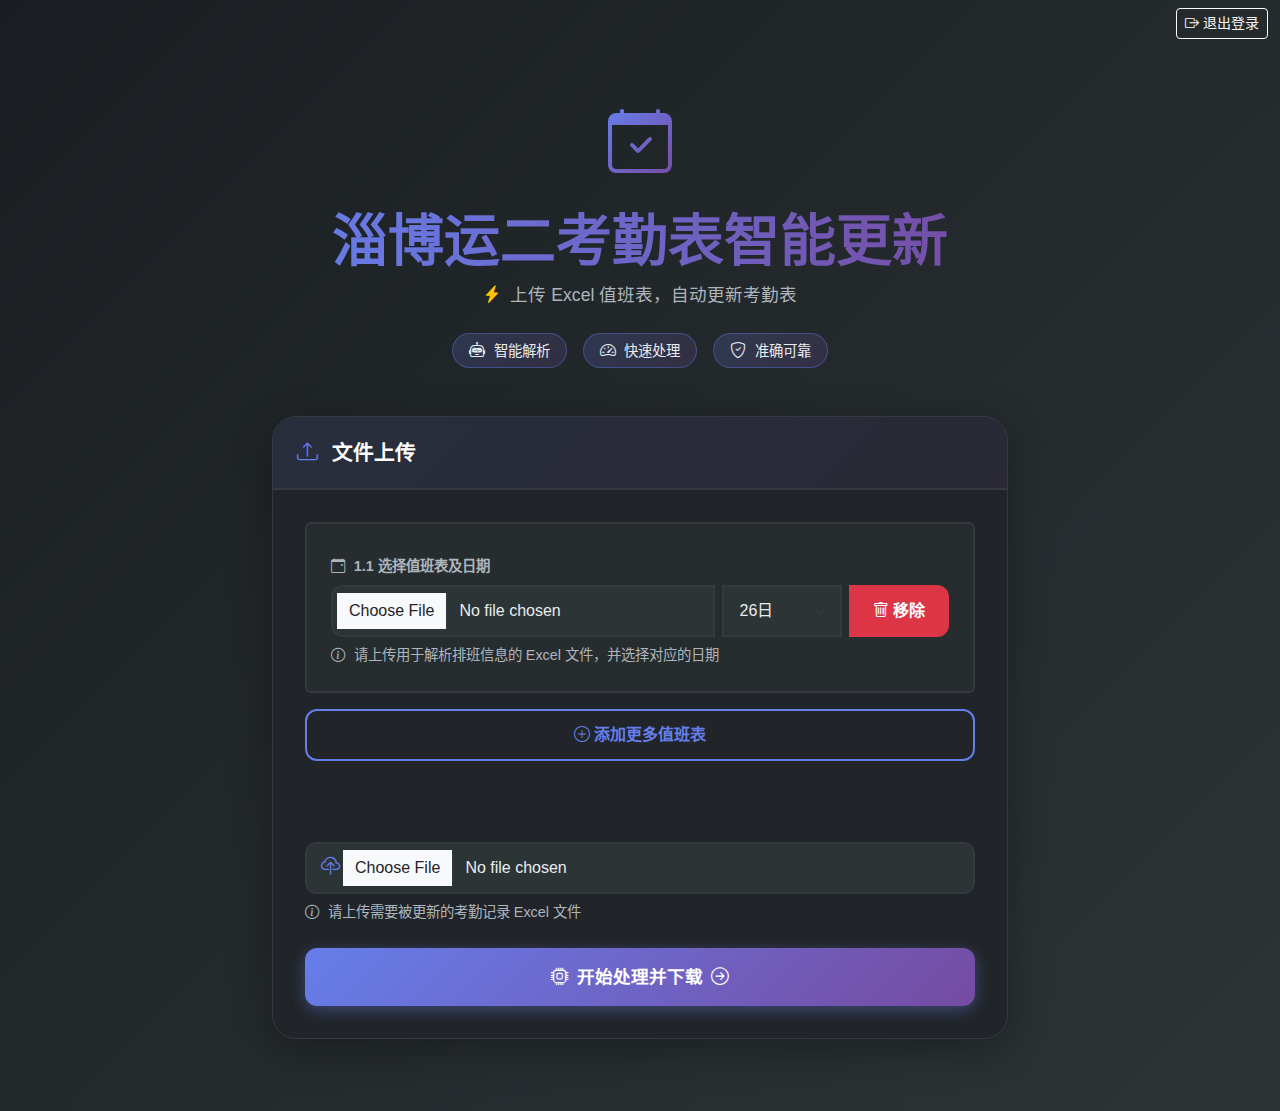
<file: src/main/resources/static/index.html>
<!DOCTYPE html>
<html lang="zh-CN">
<head>
    <meta charset="UTF-8">
    <meta name="viewport" content="width=device-width, initial-scale=1.0">
    <title>值班表智能解析</title>
    <link href="https://cdn.jsdelivr.net/npm/bootstrap@5.3.2/dist/css/bootstrap.min.css" rel="stylesheet">
    <link rel="stylesheet" href="https://cdn.jsdelivr.net/npm/bootstrap-icons@1.11.1/font/bootstrap-icons.css">
    <link rel="stylesheet" href="css/style.css">
</head>
<body class="bg-dark text-white">

    <!-- Logout Button -->
    <nav class="navbar navbar-dark">
        <div class="container-fluid justify-content-end">
            <form action="/app-secret-path-a7b3c9d8/logout" method="post">
                <button type="submit" class="btn btn-outline-light btn-sm">
                    <i class="bi bi-box-arrow-right"></i> 退出登录
                </button>
            </form>
        </div>
    </nav>

    <div class="container my-5">
        <div class="row justify-content-center">
            <div class="col-lg-8">
                <div class="header text-center mb-5">
                    <div class="logo-container mb-3">
                        <i class="bi bi-calendar-check logo-icon"></i>
                    </div>
                    <h1 class="display-4">淄博运二考勤表智能更新</h1>
                    <p class="lead subtitle">
                        <i class="bi bi-lightning-charge-fill"></i> 上传 Excel 值班表，自动更新考勤表
                    </p>
                    <div class="feature-badges">
                        <span class="badge feature-badge">
                            <i class="bi bi-robot"></i> 智能解析
                        </span>
                        <span class="badge feature-badge">
                            <i class="bi bi-speedometer2"></i> 快速处理
                        </span>
                        <span class="badge feature-badge">
                            <i class="bi bi-shield-check"></i> 准确可靠
                        </span>
                    </div>
                </div>

                <div class="card upload-card bg-dark-2">
                    <div class="card-header">
                        <i class="bi bi-upload"></i> 文件上传
                    </div>
                    <div class="card-body">
                        <form id="upload-form">
                            <div id="roster-list-container">
                                <!-- JS will populate this area -->
                            </div>
                            <div class="d-grid gap-2 mb-3">
                                <button type="button" id="add-roster-btn" class="btn btn-outline-primary">
                                    <i class="bi bi-plus-circle"></i> 添加更多值班表
                                </button>
                            </div>
                            <hr class="my-4">
                            <div class="mb-4 file-upload-section">
                                <label for="attendance-file" class="form-label fw-bold">
                                    <i class="bi bi-file-earmark-spreadsheet"></i> 2. 选择考勤记录表
                                </label>
                                <div class="file-input-wrapper">
                                    <input class="form-control file-input" type="file" id="attendance-file" accept=".xls,.xlsx" required aria-describedby="attendanceHelp">
                                    <div class="file-icon">
                                        <i class="bi bi-cloud-upload"></i>
                                    </div>
                                </div>
                                <div id="attendanceHelp" class="form-text">
                                    <i class="bi bi-info-circle"></i> 请上传需要被更新的考勤记录 Excel 文件
                                </div>
                            </div>
                            <div class="d-grid">
                                <button type="submit" class="btn btn-primary btn-lg submit-btn">
                                    <i class="bi bi-cpu"></i> 开始处理并下载
                                    <i class="bi bi-arrow-right-circle"></i>
                                </button>
                            </div>
                        </form>
                    </div>
                </div>

                <!-- 加载动画 -->
                <div id="loading-spinner" class="loading-container my-5 d-none">
                    <div class="loading-spinner-wrapper">
                        <div class="spinner-border text-primary" role="status">
                            <span class="visually-hidden">Loading...</span>
                        </div>
                        <div class="loading-text">
                            <p class="mb-1">正在智能处理您的文件...</p>
                            <small class="text-muted">这可能需要几秒钟</small>
                        </div>
                    </div>
                </div>

                <!-- 成功提示 -->
                <div id="success-alert" class="alert alert-success mt-4 d-none" role="alert">
                    <i class="bi bi-check-circle-fill"></i> 处理成功！
                </div>

                <!-- 错误提示 -->
                <div id="error-alert" class="alert alert-danger mt-4 d-none" role="alert">
                    <i class="bi bi-exclamation-triangle-fill"></i> <span id="error-message">处理失败</span>
                </div>

                <!-- 结果展示区域 -->
                <div id="results-container" class="mt-4"></div>

                <!-- 处理结果区域 -->
                <div id="log-card" class="card result-card d-none mt-4">
                    <div class="card-header">
                        <i class="bi bi-journal-text"></i> 处理日志
                    </div>
                    <div class="card-body">
                        <div class="log-stats mb-3" id="log-stats"></div>
                        <pre id="log-content" class="log-box"></pre>
                        <div id="download-container" class="mt-3 d-grid"></div>
                    </div>
                </div>

            </div>
        </div>
    </div>

    <script src="js/script.js"></script>
</body>
</html>
</file>
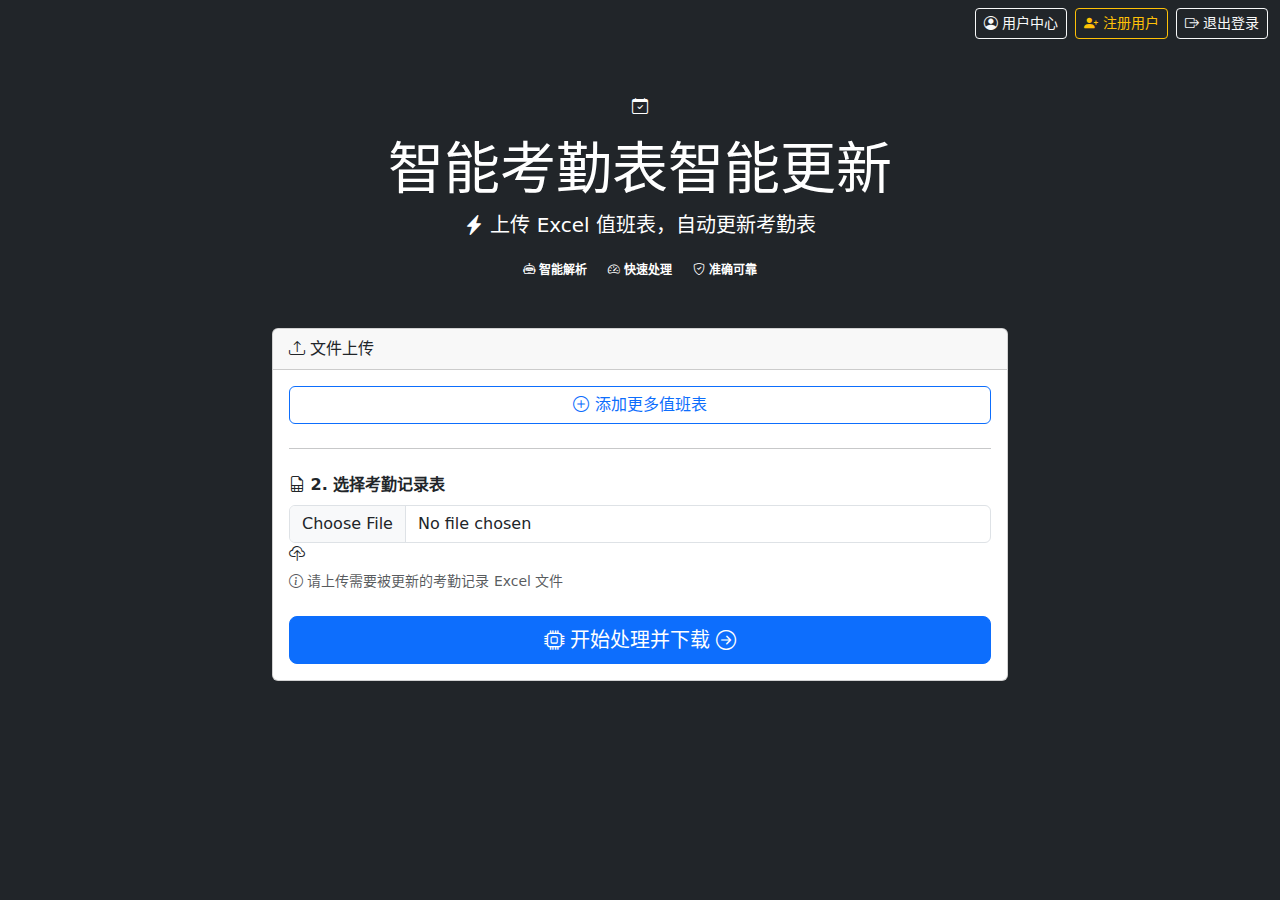
<file: src/main/resources/templates/index.html>
<!DOCTYPE html>
<html lang="zh-CN" xmlns:th="http://www.thymeleaf.org" xmlns:sec="http://www.thymeleaf.org/extras/spring-security">
<head>
    <meta charset="UTF-8">
    <meta name="viewport" content="width=device-width, initial-scale=1.0">
    <title>值班表智能解析</title>
    <link href="https://cdn.jsdelivr.net/npm/bootstrap@5.3.2/dist/css/bootstrap.min.css" rel="stylesheet">
    <link rel="stylesheet" href="https://cdn.jsdelivr.net/npm/bootstrap-icons@1.11.1/font/bootstrap-icons.css">
    <link rel="stylesheet" th:href="@{/css/style.css}">
</head>
<body class="bg-dark text-white">

    <!-- Navbar -->
    <nav class="navbar navbar-dark">
        <div class="container-fluid justify-content-end">
            <a th:href="@{/user-center}" class="btn btn-outline-light btn-sm me-2">
                <i class="bi bi-person-circle"></i> 用户中心
            </a>
            <a th:href="@{/register}" class="btn btn-outline-warning btn-sm me-2" sec:authorize="hasRole('ADMIN')">
                <i class="bi bi-person-plus-fill"></i> 注册用户
            </a>
            <form th:action="@{/logout}" method="post">
                <input type="hidden" th:name="${_csrf.parameterName}" th:value="${_csrf.token}" />
                <button type="submit" class="btn btn-outline-light btn-sm">
                    <i class="bi bi-box-arrow-right"></i> 退出登录
                </button>
            </form>
        </div>
    </nav>

    <div class="container my-5">
        <div class="row justify-content-center">
            <div class="col-lg-8">
                <div class="header text-center mb-5">
                    <div class="logo-container mb-3">
                        <i class="bi bi-calendar-check logo-icon"></i>
                    </div>
                    <h1 class="display-4">智能考勤表智能更新</h1>
                    <p class="lead subtitle">
                        <i class="bi bi-lightning-charge-fill"></i> 上传 Excel 值班表，自动更新考勤表
                    </p>
                    <div class="feature-badges">
                        <span class="badge feature-badge">
                            <i class="bi bi-robot"></i> 智能解析
                        </span>
                        <span class="badge feature-badge">
                            <i class="bi bi-speedometer2"></i> 快速处理
                        </span>
                        <span class="badge feature-badge">
                            <i class="bi bi-shield-check"></i> 准确可靠
                        </span>
                    </div>
                </div>

                <div class="card upload-card bg-dark-2">
                    <div class="card-header">
                        <i class="bi bi-upload"></i> 文件上传
                    </div>
                    <div class="card-body">
                        <form id="upload-form">
                            <div id="roster-list-container">
                                <!-- JS will populate this area -->
                            </div>
                            <div class="d-grid gap-2 mb-3">
                                <button type="button" id="add-roster-btn" class="btn btn-outline-primary">
                                    <i class="bi bi-plus-circle"></i> 添加更多值班表
                                </button>
                            </div>
                            <hr class="my-4">
                            <div class="mb-4 file-upload-section">
                                <label for="attendance-file" class="form-label fw-bold">
                                    <i class="bi bi-file-earmark-spreadsheet"></i> 2. 选择考勤记录表
                                </label>
                                <div class="file-input-wrapper">
                                    <input class="form-control file-input" type="file" id="attendance-file" accept=".xls,.xlsx" required aria-describedby="attendanceHelp">
                                    <div class="file-icon">
                                        <i class="bi bi-cloud-upload"></i>
                                    </div>
                                </div>
                                <div id="attendanceHelp" class="form-text">
                                    <i class="bi bi-info-circle"></i> 请上传需要被更新的考勤记录 Excel 文件
                                </div>
                            </div>
                            <div class="d-grid">
                                <button type="submit" class="btn btn-primary btn-lg submit-btn">
                                    <i class="bi bi-cpu"></i> 开始处理并下载
                                    <i class="bi bi-arrow-right-circle"></i>
                                </button>
                            </div>
                        </form>
                    </div>
                </div>

                <!-- 加载动画 -->
                <div id="loading-spinner" class="loading-container my-5 d-none">
                    <div class="loading-spinner-wrapper">
                        <div class="spinner-border text-primary" role="status">
                            <span class="visually-hidden">Loading...</span>
                        </div>
                        <div class="loading-text">
                            <p class="mb-1">正在智能处理您的文件...</p>
                            <small class="text-muted">这可能需要几秒钟</small>
                        </div>
                    </div>
                </div>

                <!-- 成功提示 -->
                <div id="success-alert" class="alert alert-success mt-4 d-none" role="alert">
                    <i class="bi bi-check-circle-fill"></i> 处理成功！
                </div>

                <!-- 错误提示 -->
                <div id="error-alert" class="alert alert-danger mt-4 d-none" role="alert">
                    <i class="bi bi-exclamation-triangle-fill"></i> <span id="error-message">处理失败</span>
                </div>

                <!-- 结果展示区域 -->
                <div id="results-container" class="mt-4"></div>

                <!-- 处理结果区域 -->
                <div id="log-card" class="card result-card d-none mt-4">
                    <div class="card-header">
                        <i class="bi bi-journal-text"></i> 处理日志
                    </div>
                    <div class="card-body">
                        <div class="log-stats mb-3" id="log-stats"></div>
                        <pre id="log-content" class="log-box"></pre>
                        <div id="download-container" class="mt-3 d-grid"></div>
                    </div>
                </div>

            </div>
        </div>
    </div>

    <script th:src="@{/js/script.js}"></script>
</body>
</html>
</file>
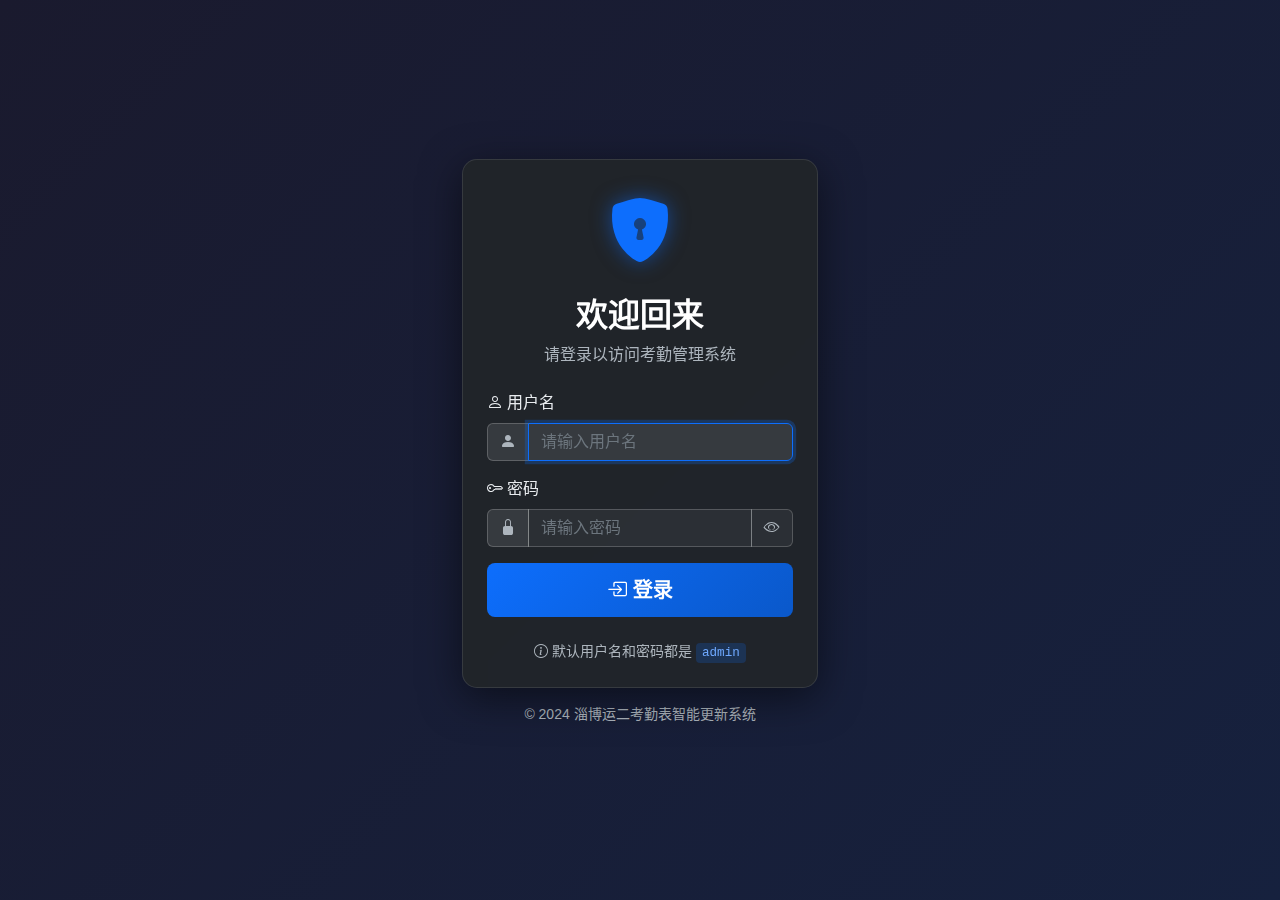
<file: src/main/resources/static/login.html>
<!DOCTYPE html>
<html lang="zh-CN">
<head>
    <meta charset="UTF-8">
    <meta name="viewport" content="width=device-width, initial-scale=1.0">
    <title>登录 - 淄博运二考勤表智能更新</title>
    <link href="https://cdn.jsdelivr.net/npm/bootstrap@5.3.2/dist/css/bootstrap.min.css" rel="stylesheet">
    <link rel="stylesheet" href="https://cdn.jsdelivr.net/npm/bootstrap-icons@1.11.1/font/bootstrap-icons.css">
    <link rel="stylesheet" href="css/login.css">
</head>
<body class="bg-dark">

    <div class="container">
        <div class="row justify-content-center align-items-center min-vh-100">
            <div class="col-md-6 col-lg-4">
                <!-- Login Card -->
                <div class="card login-card">
                    <div class="card-body p-4">
                        <!-- Logo and Title -->
                        <div class="text-center mb-4">
                            <div class="logo-container mb-3">
                                <i class="bi bi-shield-lock-fill logo-icon"></i>
                            </div>
                            <h2 class="login-title">欢迎回来</h2>
                            <p class="text-muted">请登录以访问考勤管理系统</p>
                        </div>

                        <!-- Error Alert -->
                        <div id="error-alert" class="alert alert-danger d-none" role="alert">
                            <i class="bi bi-exclamation-triangle-fill"></i>
                            <span id="error-message">用户名或密码错误</span>
                        </div>

                        <!-- Success Alert (for logout) -->
                        <div id="success-alert" class="alert alert-success d-none" role="alert">
                            <i class="bi bi-check-circle-fill"></i>
                            <span id="success-message">您已成功退出登录</span>
                        </div>

                        <!-- Login Form -->
                        <form id="login-form" action="/app-secret-path-a7b3c9d8/login" method="post">
                            <!-- Username Field -->
                            <div class="mb-3">
                                <label for="username" class="form-label">
                                    <i class="bi bi-person"></i> 用户名
                                </label>
                                <div class="input-group">
                                    <span class="input-group-text">
                                        <i class="bi bi-person-fill"></i>
                                    </span>
                                    <input
                                        type="text"
                                        class="form-control"
                                        id="username"
                                        name="username"
                                        placeholder="请输入用户名"
                                        required
                                        autofocus
                                    >
                                </div>
                            </div>

                            <!-- Password Field -->
                            <div class="mb-3">
                                <label for="password" class="form-label">
                                    <i class="bi bi-key"></i> 密码
                                </label>
                                <div class="input-group">
                                    <span class="input-group-text">
                                        <i class="bi bi-lock-fill"></i>
                                    </span>
                                    <input
                                        type="password"
                                        class="form-control"
                                        id="password"
                                        name="password"
                                        placeholder="请输入密码"
                                        required
                                    >
                                    <button
                                        class="btn btn-outline-secondary"
                                        type="button"
                                        id="toggle-password"
                                        title="显示/隐藏密码"
                                    >
                                        <i class="bi bi-eye" id="toggle-icon"></i>
                                    </button>
                                </div>
                            </div>

                            <!-- Submit Button -->
                            <div class="d-grid mb-3">
                                <button type="submit" class="btn btn-primary btn-lg" id="login-btn">
                                    <i class="bi bi-box-arrow-in-right"></i> 登录
                                </button>
                            </div>

                            <!-- Loading Spinner -->
                            <div id="loading-spinner" class="text-center d-none">
                                <div class="spinner-border text-primary" role="status">
                                    <span class="visually-hidden">Loading...</span>
                                </div>
                                <p class="mt-2 text-muted">正在登录...</p>
                            </div>
                        </form>

                        <!-- Footer -->
                        <div class="text-center mt-4 text-muted small">
                            <i class="bi bi-info-circle"></i> 默认用户名和密码都是 <code>admin</code>
                        </div>
                    </div>
                </div>

                <!-- Copyright -->
                <div class="text-center mt-3 text-muted small">
                    <p>&copy; 2024 淄博运二考勤表智能更新系统</p>
                </div>
            </div>
        </div>
    </div>

    <script src="js/login.js"></script>
</body>
</html>
</file>
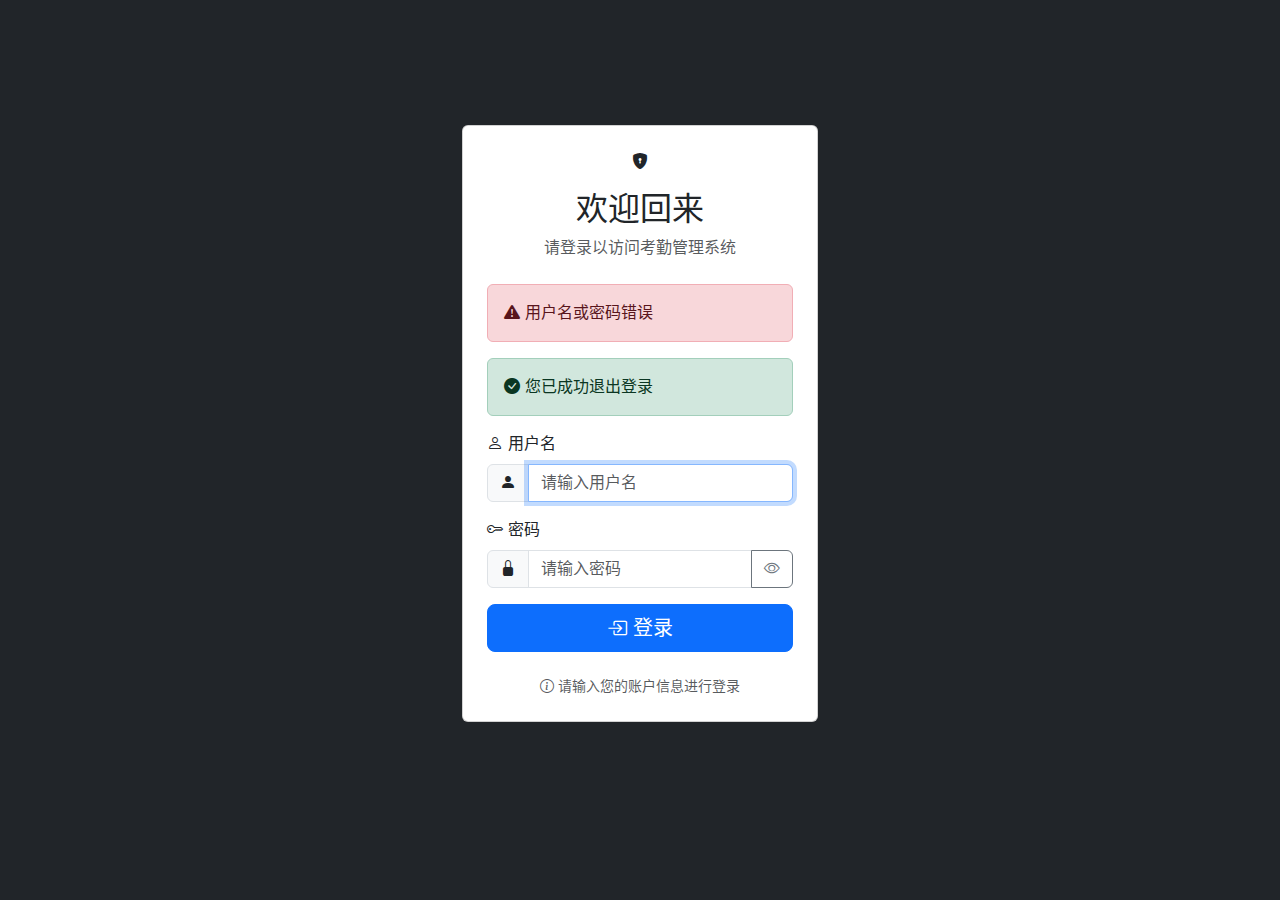
<file: src/main/resources/templates/login.html>
<!DOCTYPE html>
<html lang="zh-CN" xmlns:th="http://www.thymeleaf.org">
<head>
    <meta charset="UTF-8">
    <meta name="viewport" content="width=device-width, initial-scale=1.0">
    <title>登录 - 智能考勤表智能更新</title>
    <link href="https://cdn.jsdelivr.net/npm/bootstrap@5.3.2/dist/css/bootstrap.min.css" rel="stylesheet">
    <link rel="stylesheet" href="https://cdn.jsdelivr.net/npm/bootstrap-icons@1.11.1/font/bootstrap-icons.css">
    <link rel="stylesheet" th:href="@{/css/login.css}">
</head>
<body class="bg-dark">

    <div class="container">
        <div class="row justify-content-center align-items-center min-vh-100">
            <div class="col-md-6 col-lg-4">
                <!-- Login Card -->
                <div class="card login-card">
                    <div class="card-body p-4">
                        <!-- Logo and Title -->
                        <div class="text-center mb-4">
                            <div class="logo-container mb-3">
                                <i class="bi bi-shield-lock-fill logo-icon"></i>
                            </div>
                            <h2 class="login-title">欢迎回来</h2>
                            <p class="text-muted">请登录以访问考勤管理系统</p>
                        </div>

                        <!-- Error Alert -->
                        <div th:if="${param.error}" id="error-alert" class="alert alert-danger" role="alert">
                            <i class="bi bi-exclamation-triangle-fill"></i>
                            <span id="error-message" th:text="${session.SPRING_SECURITY_LAST_EXCEPTION?.message == 'Bad credentials' ? '用户名或密码错误' : session.SPRING_SECURITY_LAST_EXCEPTION?.message}">用户名或密码错误</span>
                        </div>

                        <!-- Success Alert (for logout) -->
                        <div th:if="${param.logout}" id="success-alert" class="alert alert-success" role="alert">
                            <i class="bi bi-check-circle-fill"></i>
                            <span id="success-message">您已成功退出登录</span>
                        </div>

                        <!-- Login Form -->
                        <form id="login-form" th:action="@{/login}" method="post">
                            <!-- Username Field -->
                            <div class="mb-3">
                                <label for="username" class="form-label">
                                    <i class="bi bi-person"></i> 用户名
                                </label>
                                <div class="input-group">
                                    <span class="input-group-text">
                                        <i class="bi bi-person-fill"></i>
                                    </span>
                                    <input
                                        type="text"
                                        class="form-control"
                                        id="username"
                                        name="username"
                                        placeholder="请输入用户名"
                                        required
                                        autofocus
                                    >
                                </div>
                            </div>

                            <!-- Password Field -->
                            <div class="mb-3">
                                <label for="password" class="form-label">
                                    <i class="bi bi-key"></i> 密码
                                </label>
                                <div class="input-group">
                                    <span class="input-group-text">
                                        <i class="bi bi-lock-fill"></i>
                                    </span>
                                    <input
                                        type="password"
                                        class="form-control"
                                        id="password"
                                        name="password"
                                        placeholder="请输入密码"
                                        required
                                    >
                                    <button
                                        class="btn btn-outline-secondary"
                                        type="button"
                                        id="toggle-password"
                                        title="显示/隐藏密码"
                                    >
                                        <i class="bi bi-eye" id="toggle-icon"></i>
                                    </button>
                                </div>
                            </div>

                            <!-- Submit Button -->
                            <div class="d-grid mb-3">
                                <button type="submit" class="btn btn-primary btn-lg" id="login-btn">
                                    <i class="bi bi-box-arrow-in-right"></i> 登录
                                </button>
                            </div>

                            <!-- Loading Spinner -->
                            <div id="loading-spinner" class="text-center d-none">
                                <div class="spinner-border text-primary" role="status">
                                    <span class="visually-hidden">Loading...</span>
                                </div>
                                <p class="mt-2 text-muted">正在登录...</p>
                            </div>
                        </form>

                        <!-- Footer -->
                        <div class="text-center mt-4 text-muted small">
                            <i class="bi bi-info-circle"></i> 请输入您的账户信息进行登录
                        </div>
                    </div>
                </div>

                <!-- Copyright -->
                <div class="text-center mt-3 text-muted small">
                    <p>&copy; 2026 智能考勤表智能更新系统</p>
                </div>
            </div>
        </div>
    </div>

    <script th:src="@{/js/login.js}"></script>
</body>
</html>
</file>
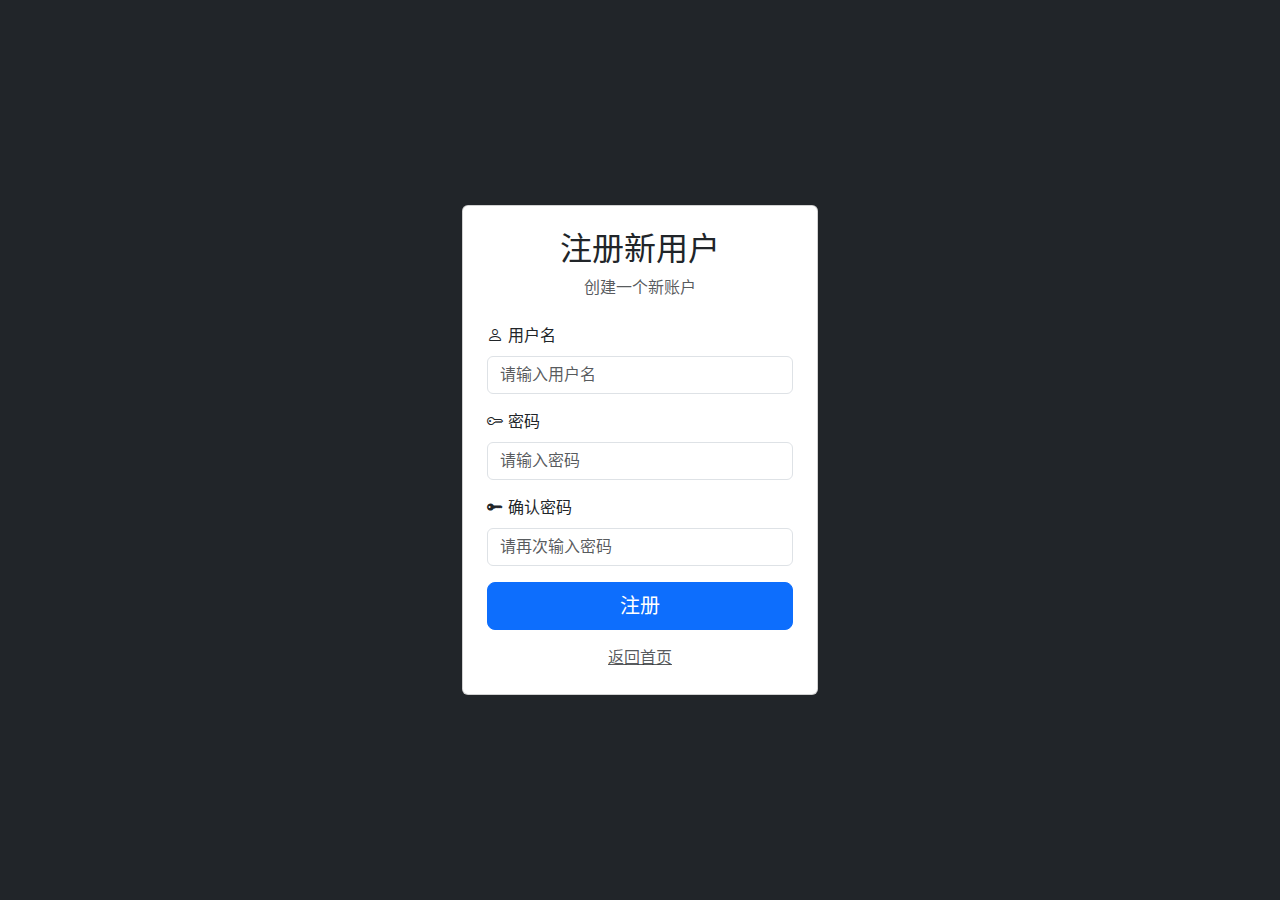
<file: src/main/resources/templates/register.html>
<!DOCTYPE html>
<html lang="zh-CN" xmlns:th="http://www.thymeleaf.org">
<head>
    <meta charset="UTF-8">
    <meta name="viewport" content="width=device-width, initial-scale=1.0">
    <title>注册新用户 - 智能考勤表智能更新</title>
    <link href="https://cdn.jsdelivr.net/npm/bootstrap@5.3.2/dist/css/bootstrap.min.css" rel="stylesheet">
    <link rel="stylesheet" href="https://cdn.jsdelivr.net/npm/bootstrap-icons@1.11.1/font/bootstrap-icons.css">
    <link rel="stylesheet" th:href="@{/css/login.css}">
</head>
<body class="bg-dark">

    <div class="container">
        <div class="row justify-content-center align-items-center min-vh-100">
            <div class="col-md-6 col-lg-4">
                <div class="card login-card">
                    <div class="card-body p-4">
                        <div class="text-center mb-4">
                            <h2 class="login-title">注册新用户</h2>
                            <p class="text-muted">创建一个新账户</p>
                        </div>

                        <div id="alert-container"></div>

                        <form id="register-form">
                            <div class="mb-3">
                                <label for="username" class="form-label"><i class="bi bi-person"></i> 用户名</label>
                                <input type="text" class="form-control" id="username" name="username" placeholder="请输入用户名" required>
                            </div>

                            <div class="mb-3">
                                <label for="password" class="form-label"><i class="bi bi-key"></i> 密码</label>
                                <input type="password" class="form-control" id="password" name="password" placeholder="请输入密码" required>
                            </div>

                            <div class="mb-3">
                                <label for="confirmPassword" class="form-label"><i class="bi bi-key-fill"></i> 确认密码</label>
                                <input type="password" class="form-control" id="confirmPassword" name="confirmPassword" placeholder="请再次输入密码" required>
                            </div>

                            <div class="d-grid mb-3">
                                <button type="submit" class="btn btn-primary btn-lg">注册</button>
                            </div>
                        </form>
                        <div class="text-center mt-3">
                            <a th:href="@{/}" class="text-muted">返回首页</a>
                        </div>
                    </div>
                </div>
            </div>
        </div>
    </div>

    <script th:inline="javascript">
        /*<![CDATA[*/
        document.getElementById('register-form').addEventListener('submit', function(event) {
            event.preventDefault();

            const username = this.username.value;
            const password = this.password.value;
            const confirmPassword = this.confirmPassword.value;
            const alertContainer = document.getElementById('alert-container');

            if (password !== confirmPassword) {
                showAlert('密码不匹配', 'danger');
                return;
            }

            fetch(/*[[@{/api/user/register}]]*/, {
                method: 'POST',
                headers: {
                    'Content-Type': 'application/json',
                },
                body: JSON.stringify({ username, password }),
            })
            .then(response => {
                if (response.ok) {
                    showAlert('用户注册成功!', 'success');
                    this.reset();
                } else {
                    showAlert('注册失败，请稍后重试', 'danger');
                }
            })
            .catch(() => {
                showAlert('发生错误，请稍后重试', 'danger');
            });

            function showAlert(message, type) {
                alertContainer.innerHTML = `<div class="alert alert-${type}" role="alert">${message}</div>`;
            }
        });
        /*]]>*/
    </script>
</body>
</html>
</file>
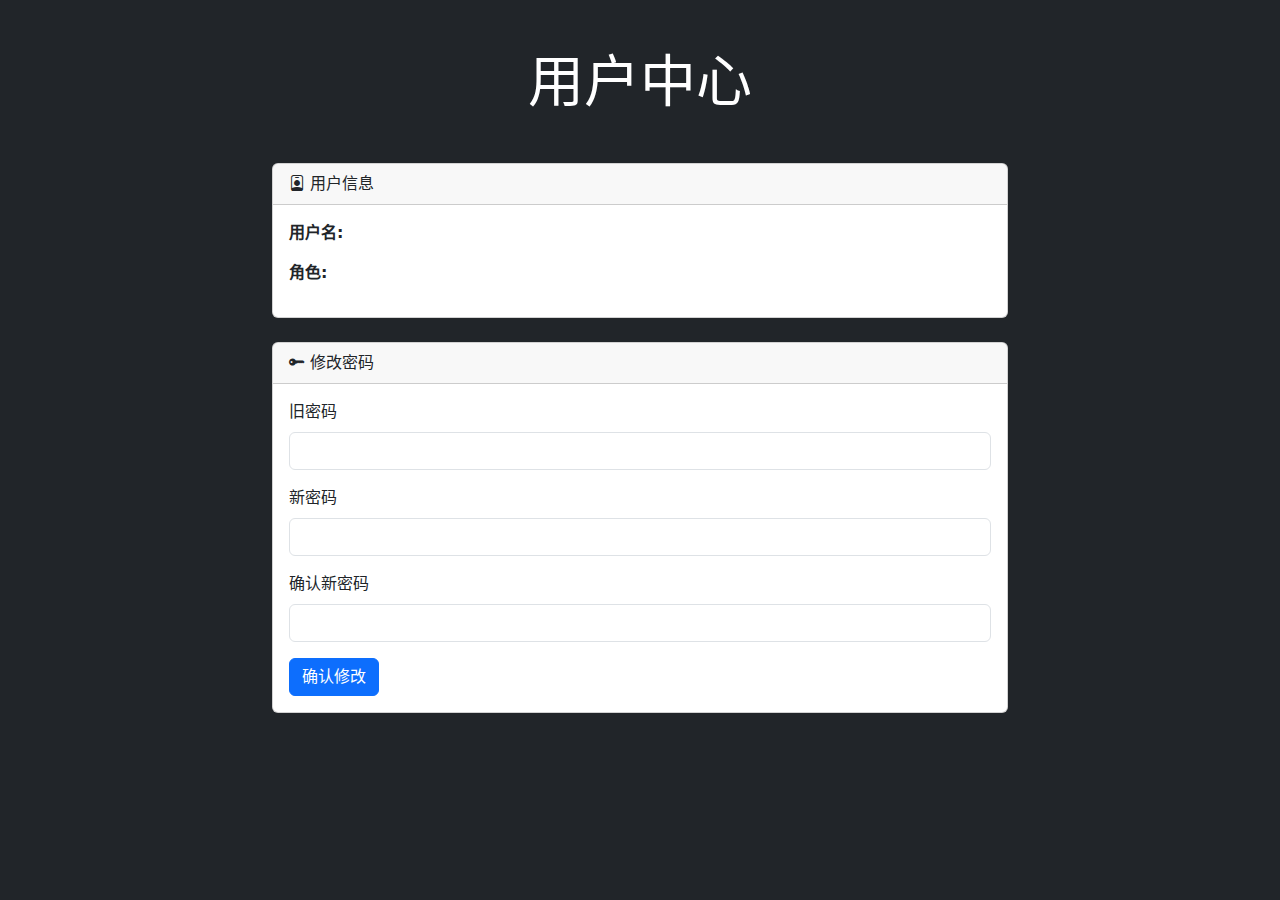
<file: src/main/resources/templates/user-center.html>
<!DOCTYPE html>
<html lang="zh-CN" xmlns:th="http://www.thymeleaf.org">
<head>
    <meta charset="UTF-8">
    <meta name="viewport" content="width=device-width, initial-scale=1.0">
    <title>用户中心 - 智能考勤表智能更新</title>
    <link href="https://cdn.jsdelivr.net/npm/bootstrap@5.3.2/dist/css/bootstrap.min.css" rel="stylesheet">
    <link rel="stylesheet" href="https://cdn.jsdelivr.net/npm/bootstrap-icons@1.11.1/font/bootstrap-icons.css">
    <link rel="stylesheet" th:href="@{/css/style.css}">
</head>
<body class="bg-dark text-white">

    <div class="container my-5">
        <div class="row justify-content-center">
            <div class="col-lg-8">
                <div class="header text-center mb-5">
                    <h1 class="display-4">用户中心</h1>
                </div>

                <div class="card bg-dark-2 mb-4">
                    <div class="card-header"><i class="bi bi-person-badge"></i> 用户信息</div>
                    <div class="card-body">
                        <p><strong>用户名:</strong> <span id="username"></span></p>
                        <p><strong>角色:</strong> <span id="roles"></span></p>
                    </div>
                </div>

                <div class="card bg-dark-2">
                    <div class="card-header"><i class="bi bi-key-fill"></i> 修改密码</div>
                    <div class="card-body">
                        <div id="alert-container"></div>
                        <form id="change-password-form">
                            <div class="mb-3">
                                <label for="oldPassword" class="form-label">旧密码</label>
                                <input type="password" class="form-control" id="oldPassword" required>
                            </div>
                            <div class="mb-3">
                                <label for="newPassword" class="form-label">新密码</label>
                                <input type="password" class="form-control" id="newPassword" required>
                            </div>
                            <div class="mb-3">
                                <label for="confirmNewPassword" class="form-label">确认新密码</label>
                                <input type="password" class="form-control" id="confirmNewPassword" required>
                            </div>
                            <button type="submit" class="btn btn-primary">确认修改</button>
                        </form>
                    </div>
                </div>
                 <div class="text-center mt-3">
                    <a th:href="@{/}" class="text-muted">返回首页</a>
                </div>
            </div>
        </div>
    </div>

    <script th:inline="javascript">
        /*<![CDATA[*/
        document.addEventListener('DOMContentLoaded', function() {
            fetch(/*[[@{/api/user/profile}]]*/)
                .then(response => response.json())
                .then(data => {
                    document.getElementById('username').textContent = data.username;
                    document.getElementById('roles').textContent = data.roles;
                });
        });

        document.getElementById('change-password-form').addEventListener('submit', function(event) {
            event.preventDefault();

            const oldPassword = this.oldPassword.value;
            const newPassword = this.newPassword.value;
            const confirmNewPassword = this.confirmNewPassword.value;
            const alertContainer = document.getElementById('alert-container');

            if (newPassword !== confirmNewPassword) {
                showAlert('新密码不匹配', 'danger');
                return;
            }

            fetch(/*[[@{/api/user/change-password}]]*/, {
                method: 'POST',
                headers: {
                    'Content-Type': 'application/json',
                },
                body: JSON.stringify({ oldPassword, newPassword }),
            })
            .then(response => response.text())
            .then(text => {
                if (text === 'Password changed successfully') {
                    showAlert('密码修改成功! 2秒后将返回首页.', 'success');
                    setTimeout(() => {
                        window.location.href = /*[[@{/}]]*/;
                    }, 2000);
                } else {
                    showAlert(text, 'danger');
                }
            })
            .catch(() => {
                showAlert('发生错误，请稍后重试', 'danger');
            });

            function showAlert(message, type) {
                alertContainer.innerHTML = `<div class="alert alert-${type}" role="alert">${message}</div>`;
            }
        });
        /*]]>*/
    </script>
</body>
</html>
</file>
<file: src/main/resources/static/css/style.css>
:root {
    --bs-dark-rgb: 26, 30, 34;
    --bs-primary-rgb: 0, 123, 255;
    --primary-color: #007bff;
    --secondary-color: #6c757d;
    --success-color: #28a745;
    --danger-color: #dc3545;
    --warning-color: #ffc107;
    --info-color: #17a2b8;
    --dark-bg: #1a1e22;
    --card-bg: #212529;
    --border-color: #343a40;
}

* {
    box-sizing: border-box;
}

body {
    font-family: -apple-system, BlinkMacSystemFont, "Segoe UI", Roboto, "Helvetica Neue", Arial, "Noto Sans", sans-serif;
    background: linear-gradient(135deg, #1a1e22 0%, #2d3436 100%) !important;
    background-attachment: fixed;
    min-height: 100vh;
    color: #e9ecef;
}

/* ==================== Header & Logo ==================== */
.header {
    animation: slide-down 0.6s ease-out;
}

.logo-container {
    display: inline-block;
    animation: float 3s ease-in-out infinite;
}

.logo-icon {
    font-size: 4rem;
    background: linear-gradient(135deg, #667eea 0%, #764ba2 100%);
    -webkit-background-clip: text;
    -webkit-text-fill-color: transparent;
    background-clip: text;
}

.header h1 {
    font-weight: 700;
    background: linear-gradient(90deg, #667eea 0%, #764ba2 50%, #f093fb 100%);
    -webkit-background-clip: text;
    -webkit-text-fill-color: transparent;
    background-clip: text;
    background-size: 200% 200%;
    animation: gradient-animation 8s ease infinite;
    margin-bottom: 0.5rem;
}

.subtitle {
    color: #adb5bd;
    font-size: 1.1rem;
}

.subtitle i {
    color: #ffc107;
    margin-right: 0.3rem;
}

/* ==================== Feature Badges ==================== */
.feature-badges {
    margin-top: 1.5rem;
    display: flex;
    justify-content: center;
    gap: 1rem;
    flex-wrap: wrap;
}

.feature-badge {
    background: linear-gradient(135deg, rgba(102, 126, 234, 0.2) 0%, rgba(118, 75, 162, 0.2) 100%);
    border: 1px solid rgba(102, 126, 234, 0.4);
    color: #e9ecef;
    padding: 0.5rem 1rem;
    border-radius: 50px;
    font-size: 0.9rem;
    font-weight: 500;
    transition: all 0.3s ease;
    animation: pulse-badge 2s ease-in-out infinite;
}

.feature-badge:nth-child(2) {
    animation-delay: 0.5s;
}

.feature-badge:nth-child(3) {
    animation-delay: 1s;
}

.feature-badge:hover {
    transform: translateY(-2px);
    box-shadow: 0 4px 15px rgba(102, 126, 234, 0.4);
}

.feature-badge i {
    margin-right: 0.3rem;
    font-size: 1rem;
}

/* ==================== Cards ==================== */
.bg-dark-2 {
    background-color: var(--card-bg);
}

.upload-card {
    border: 1px solid var(--border-color);
    border-radius: 1.5rem;
    padding: 0;
    box-shadow: 0 10px 40px rgba(0, 0, 0, 0.3);
    transition: all 0.4s cubic-bezier(0.4, 0, 0.2, 1);
    animation: fade-in 0.8s ease-out;
}

.upload-card:hover {
    transform: translateY(-8px);
    box-shadow: 0 20px 60px rgba(102, 126, 234, 0.3);
    border-color: rgba(102, 126, 234, 0.5);
}

.upload-card .card-header {
    background: linear-gradient(135deg, rgba(102, 126, 234, 0.1) 0%, rgba(118, 75, 162, 0.1) 100%);
    border-bottom: 2px solid var(--border-color);
    padding: 1.25rem 1.5rem;
    font-size: 1.3rem;
    font-weight: 600;
    color: #ffffff;
    border-radius: 1.5rem 1.5rem 0 0;
}

.upload-card .card-header i {
    margin-right: 0.5rem;
    color: #667eea;
}

.upload-card .card-body {
    padding: 2rem;
}

/* ==================== Form Controls ==================== */
.form-control {
    background-color: #2d3436;
    border: 2px solid var(--border-color);
    color: #e9ecef;
    padding: 0.75rem 1rem;
    border-radius: 0.75rem;
    transition: all 0.3s ease;
}

.form-control:focus {
    background-color: #2d3436;
    border-color: #667eea;
    color: #fff;
    box-shadow: 0 0 0 0.25rem rgba(102, 126, 234, 0.25);
}

.form-select {
    background-color: #2d3436;
    border: 2px solid var(--border-color);
    color: #e9ecef;
    padding: 0.75rem 1rem;
    border-radius: 0.75rem;
}

.form-select:focus {
    background-color: #2d3436;
    border-color: #667eea;
    color: #fff;
    box-shadow: 0 0 0 0.25rem rgba(102, 126, 234, 0.25);
}

/* ==================== File Upload Section ==================== */
.file-upload-section {
    position: relative;
}

.file-input-wrapper {
    position: relative;
}

.file-input {
    padding-left: 3rem;
}

.file-icon {
    position: absolute;
    left: 1rem;
    top: 50%;
    transform: translateY(-50%);
    color: #667eea;
    font-size: 1.2rem;
    pointer-events: none;
}

/* ==================== Buttons ==================== */
.btn-primary {
    background: linear-gradient(135deg, #667eea 0%, #764ba2 100%);
    border: none;
    color: #fff;
    padding: 0.875rem 2rem;
    border-radius: 0.75rem;
    font-weight: 600;
    transition: all 0.3s ease;
    box-shadow: 0 4px 15px rgba(102, 126, 234, 0.4);
}

.btn-primary:hover {
    transform: translateY(-2px);
    box-shadow: 0 6px 20px rgba(102, 126, 234, 0.5);
}

.btn-primary:active {
    transform: translateY(0);
}

.btn-outline-primary {
    border: 2px solid #667eea;
    color: #667eea;
    padding: 0.75rem 1.5rem;
    border-radius: 0.75rem;
    font-weight: 600;
    transition: all 0.3s ease;
}

.btn-outline-primary:hover {
    background: linear-gradient(135deg, #667eea 0%, #764ba2 100%);
    border-color: transparent;
    color: #fff;
    transform: translateY(-2px);
    box-shadow: 0 4px 15px rgba(102, 126, 234, 0.4);
}

.btn-secondary {
    background-color: #495057;
    border-color: #495057;
    padding: 0.75rem 1.5rem;
    border-radius: 0.75rem;
    font-weight: 600;
}

.btn-danger {
    background-color: var(--danger-color);
    border: none;
    padding: 0.75rem 1.5rem;
    border-radius: 0.75rem;
    font-weight: 600;
    transition: all 0.3s ease;
}

.btn-danger:hover {
    background-color: #c82333;
    transform: translateY(-2px);
    box-shadow: 0 4px 15px rgba(220, 53, 69, 0.4);
}

.submit-btn {
    background: linear-gradient(135deg, #667eea 0%, #764ba2 100%);
    border: none;
    font-size: 1.1rem;
    padding: 1rem 2rem;
    display: flex;
    align-items: center;
    justify-content: center;
    gap: 0.5rem;
}

.submit-btn:hover {
    transform: translateY(-2px);
    box-shadow: 0 8px 25px rgba(102, 126, 234, 0.5);
}

/* ==================== Roster Rows ==================== */
.roster-row {
    background-color: rgba(45, 52, 54, 0.5);
    border: 2px solid var(--border-color) !important;
    border-radius: 1rem;
    padding: 1.5rem !important;
    margin-bottom: 1rem;
    animation: slide-in 0.4s ease-out;
    transition: all 0.3s ease;
}

.roster-row:hover {
    border-color: rgba(102, 126, 234, 0.5) !important;
    box-shadow: 0 4px 15px rgba(102, 126, 234, 0.2);
}

.input-group {
    gap: 0.5rem;
}

.input-group .form-control,
.input-group .form-select,
.input-group .btn {
    border-radius: 0.75rem;
}

/* ==================== Result Card ==================== */
.result-card {
    background-color: var(--card-bg);
    border: 2px solid var(--border-color);
    border-radius: 1.5rem;
    margin-bottom: 1.5rem;
    animation: fade-in 0.6s ease-out;
    box-shadow: 0 10px 40px rgba(0, 0, 0, 0.3);
}

.result-card .card-header {
    background: linear-gradient(135deg, rgba(102, 126, 234, 0.1) 0%, rgba(118, 75, 162, 0.1) 100%);
    border-bottom: 2px solid var(--border-color);
    padding: 1.25rem 1.5rem;
    font-size: 1.3rem;
    font-weight: 600;
    border-radius: 1.5rem 1.5rem 0 0;
    color: #ffffff;
}

.result-card .card-header i {
    margin-right: 0.5rem;
    color: #667eea;
}

.result-card .card-body {
    padding: 1.5rem;
}

/* ==================== Log Box ==================== */
.log-box {
    background: linear-gradient(135deg, #1a1a1a 0%, #2d3436 100%);
    color: #e9ecef;
    font-family: 'Monaco', 'Menlo', 'Ubuntu Mono', 'Consolas', 'source-code-pro', monospace;
    padding: 1.5rem;
    border-radius: 1rem;
    max-height: 500px;
    overflow-y: auto;
    white-space: pre-wrap;
    word-wrap: break-word;
    border: 2px solid var(--border-color);
    box-shadow: inset 0 2px 8px rgba(0, 0, 0, 0.3);
    font-size: 0.9rem;
    line-height: 1.6;
}

.log-box::-webkit-scrollbar {
    width: 10px;
}

.log-box::-webkit-scrollbar-track {
    background: #2d3436;
    border-radius: 10px;
}

.log-box::-webkit-scrollbar-thumb {
    background: #667eea;
    border-radius: 10px;
}

.log-box::-webkit-scrollbar-thumb:hover {
    background: #764ba2;
}

/* ==================== Log Stats ==================== */
.log-stats {
    display: flex;
    gap: 1rem;
    flex-wrap: wrap;
    margin-bottom: 1rem;
}

.stat-item {
    background: linear-gradient(135deg, rgba(102, 126, 234, 0.2) 0%, rgba(118, 75, 162, 0.2) 100%);
    border: 1px solid rgba(102, 126, 234, 0.3);
    padding: 0.5rem 1rem;
    border-radius: 0.75rem;
    font-size: 0.9rem;
    display: flex;
    align-items: center;
    gap: 0.5rem;
    color: #e9ecef;
    font-weight: 500;
}

.stat-item i {
    color: #667eea;
    font-size: 1.1rem;
}

.stat-item span {
    color: #ffffff;
}

/* ==================== Loading Spinner ==================== */
.loading-container {
    animation: fade-in 0.5s ease-out;
}

.loading-spinner-wrapper {
    display: flex;
    flex-direction: column;
    align-items: center;
    gap: 1.5rem;
    padding: 3rem;
}

.spinner-border {
    width: 3rem;
    height: 3rem;
    border-width: 0.25em;
}

.loading-text {
    text-align: center;
}

.loading-text p {
    font-size: 1.1rem;
    font-weight: 600;
    color: #e9ecef;
}

/* ==================== Alerts ==================== */
.alert {
    border: none;
    border-radius: 1rem;
    padding: 1.25rem 1.5rem;
    font-weight: 500;
    animation: slide-down 0.4s ease-out;
}

.alert-success {
    background: linear-gradient(135deg, rgba(40, 167, 69, 0.2) 0%, rgba(40, 167, 69, 0.1) 100%);
    border: 2px solid rgba(40, 167, 69, 0.3);
    color: #a3d9a5;
}

.alert-danger {
    background: linear-gradient(135deg, rgba(220, 53, 69, 0.2) 0%, rgba(220, 53, 69, 0.1) 100%);
    border: 2px solid rgba(220, 53, 69, 0.3);
    color: #f8d7da;
}

.alert i {
    margin-right: 0.5rem;
    font-size: 1.2rem;
}

/* ==================== Form Text ==================== */
.form-text {
    color: #adb5bd !important;
    font-size: 0.9rem;
    margin-top: 0.5rem;
}

.form-text i {
    margin-right: 0.3rem;
}

/* ==================== Animations ==================== */
@keyframes fade-in {
    from {
        opacity: 0;
        transform: translateY(20px);
    }
    to {
        opacity: 1;
        transform: translateY(0);
    }
}

@keyframes slide-down {
    from {
        opacity: 0;
        transform: translateY(-30px);
    }
    to {
        opacity: 1;
        transform: translateY(0);
    }
}

@keyframes slide-in {
    from {
        opacity: 0;
        transform: translateX(-20px);
    }
    to {
        opacity: 1;
        transform: translateX(0);
    }
}

@keyframes slide-out {
    from {
        opacity: 1;
        transform: translateX(0);
    }
    to {
        opacity: 0;
        transform: translateX(20px);
    }
}

@keyframes float {
    0%, 100% {
        transform: translateY(0);
    }
    50% {
        transform: translateY(-10px);
    }
}

@keyframes gradient-animation {
    0% { background-position: 0% 50%; }
    50% { background-position: 100% 50%; }
    100% { background-position: 0% 50%; }
}

@keyframes pulse-badge {
    0%, 100% {
        box-shadow: 0 0 0 0 rgba(102, 126, 234, 0.4);
    }
    50% {
        box-shadow: 0 0 0 10px rgba(102, 126, 234, 0);
    }
}

/* ==================== Responsive Design ==================== */
@media (max-width: 768px) {
    .header h1 {
        font-size: 2rem;
    }

    .logo-icon {
        font-size: 3rem;
    }

    .feature-badges {
        flex-direction: column;
        gap: 0.5rem;
    }

    .upload-card .card-body {
        padding: 1.5rem;
    }

    .input-group {
        flex-direction: column;
    }

    .input-group .form-select {
        max-width: 100% !important;
    }

    .log-box {
        font-size: 0.85rem;
        padding: 1rem;
    }
}
</file>
<file: src/main/resources/static/css/login.css>
/* Login page styles matching the existing application design */

body {
    background: linear-gradient(135deg, #1a1a2e 0%, #16213e 100%);
    min-height: 100vh;
    font-family: -apple-system, BlinkMacSystemFont, "Segoe UI", Roboto, "Helvetica Neue", Arial, sans-serif;
}

.login-card {
    background: rgba(33, 37, 41, 0.95);
    border: 1px solid rgba(255, 255, 255, 0.1);
    border-radius: 15px;
    box-shadow: 0 10px 40px rgba(0, 0, 0, 0.5);
    backdrop-filter: blur(10px);
}

.logo-container {
    display: inline-block;
    position: relative;
}

.logo-icon {
    font-size: 4rem;
    color: #0d6efd;
    text-shadow: 0 0 20px rgba(13, 110, 253, 0.5);
}

.login-title {
    color: #fff;
    font-weight: 700;
    margin-bottom: 0.5rem;
}

.text-muted {
    color: #adb5bd !important;
}

/* Form styling */
.form-label {
    color: #e9ecef;
    font-weight: 500;
}

.input-group-text {
    background: rgba(255, 255, 255, 0.1);
    border: 1px solid rgba(255, 255, 255, 0.2);
    color: #adb5bd;
}

.form-control {
    background: rgba(255, 255, 255, 0.05);
    border: 1px solid rgba(255, 255, 255, 0.2);
    color: #fff;
}

.form-control:focus {
    background: rgba(255, 255, 255, 0.1);
    border-color: #0d6efd;
    color: #fff;
    box-shadow: 0 0 0 0.2rem rgba(13, 110, 253, 0.25);
}

.form-control::placeholder {
    color: #6c757d;
}

/* Button styling */
.btn-primary {
    background: linear-gradient(135deg, #0d6efd 0%, #0a58ca 100%);
    border: none;
    font-weight: 600;
    padding: 12px 20px;
    transition: all 0.3s ease;
}

.btn-primary:hover {
    background: linear-gradient(135deg, #0a58ca 0%, #0d6efd 100%);
    transform: translateY(-2px);
    box-shadow: 0 5px 20px rgba(13, 110, 253, 0.4);
}

.btn-outline-secondary {
    background: rgba(255, 255, 255, 0.05);
    border: 1px solid rgba(255, 255, 255, 0.2);
    color: #adb5bd;
}

.btn-outline-secondary:hover {
    background: rgba(255, 255, 255, 0.1);
    border-color: #adb5bd;
    color: #fff;
}

/* Alert styling */
.alert-danger {
    background: rgba(220, 53, 69, 0.2);
    border: 1px solid rgba(220, 53, 69, 0.5);
    color: #ff6b6b;
}

.alert-success {
    background: rgba(25, 135, 84, 0.2);
    border: 1px solid rgba(25, 135, 84, 0.5);
    color: #75b798;
}

/* Code styling */
code {
    background: rgba(13, 110, 253, 0.2);
    color: #6ea8fe;
    padding: 0.2rem 0.4rem;
    border-radius: 4px;
    font-size: 0.9em;
}

/* Loading spinner */
.spinner-border {
    width: 3rem;
    height: 3rem;
}

/* Responsive adjustments */
@media (max-width: 768px) {
    .login-card {
        margin: 1rem;
    }

    .logo-icon {
        font-size: 3rem;
    }

    .login-title {
        font-size: 1.75rem;
    }
}

/* Animation */
@keyframes fadeIn {
    from {
        opacity: 0;
        transform: translateY(-20px);
    }
    to {
        opacity: 1;
        transform: translateY(0);
    }
}

.login-card {
    animation: fadeIn 0.5s ease-out;
}
</file>
